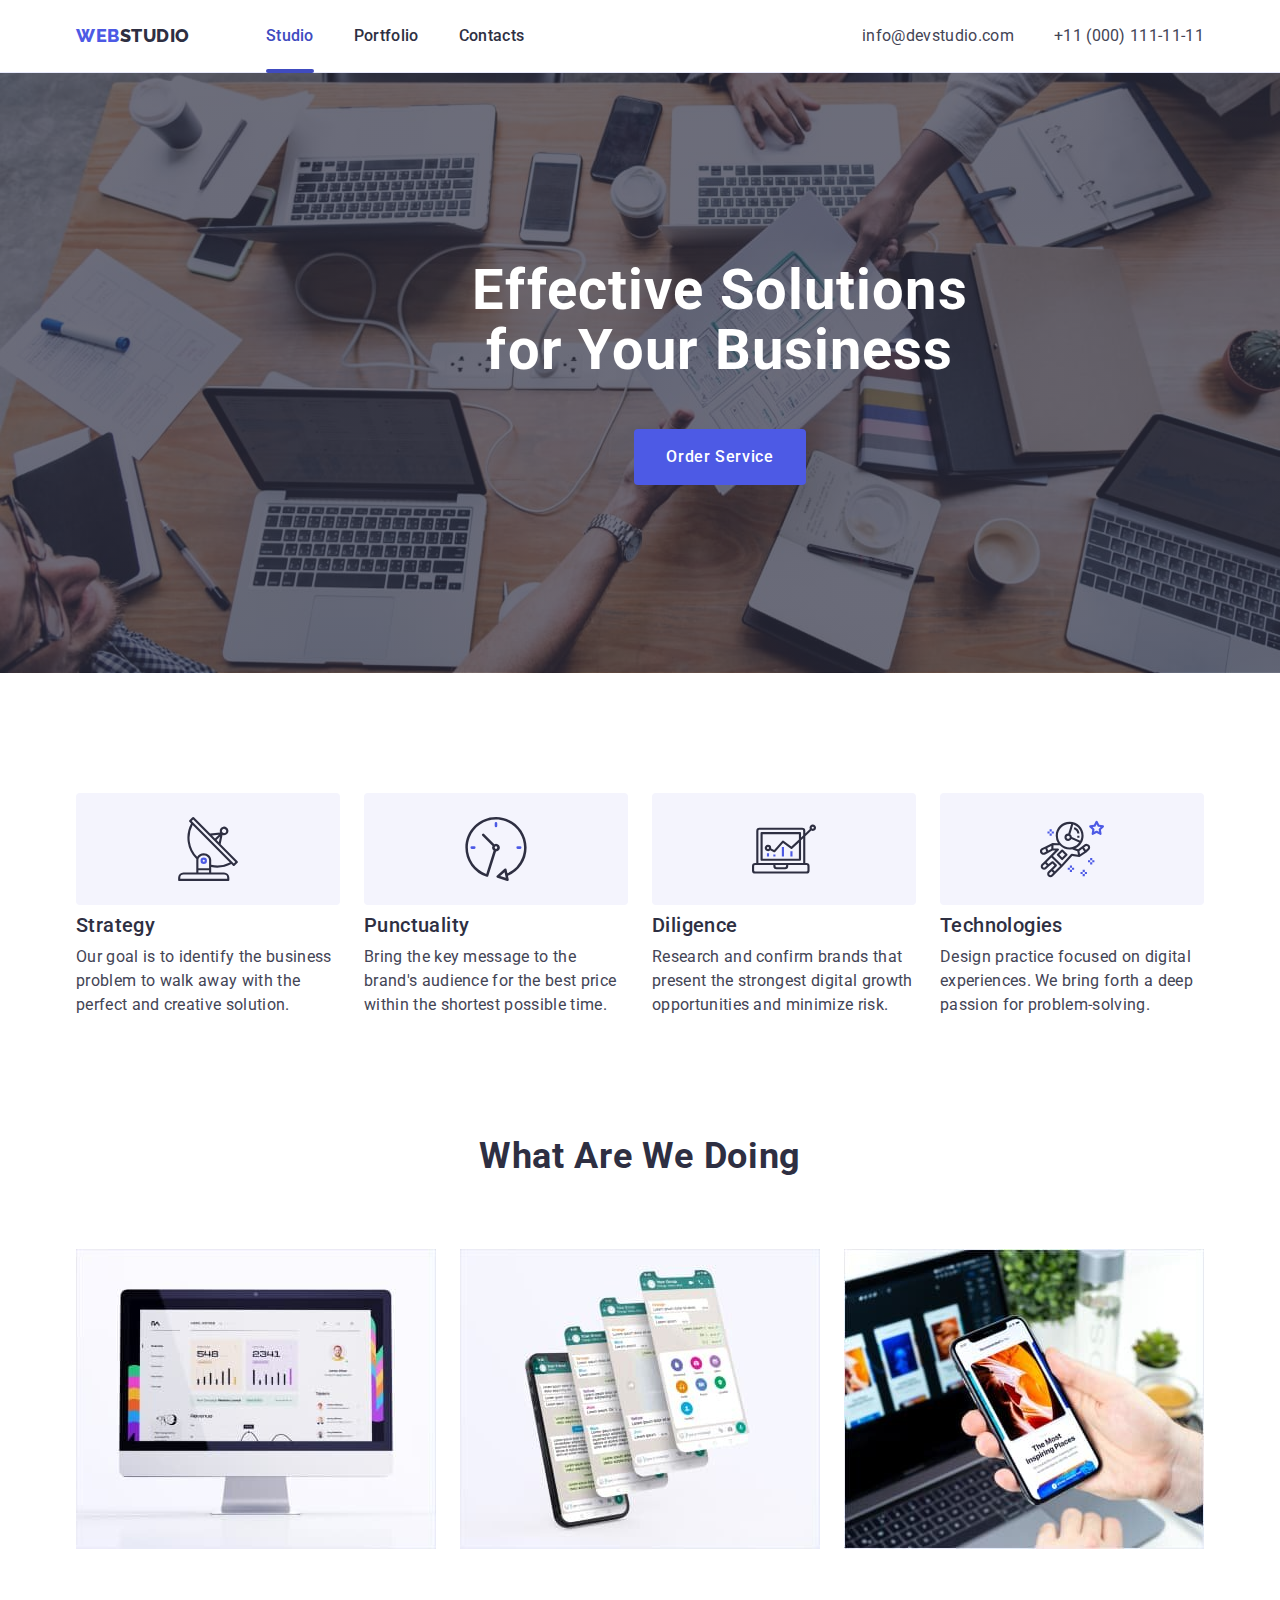
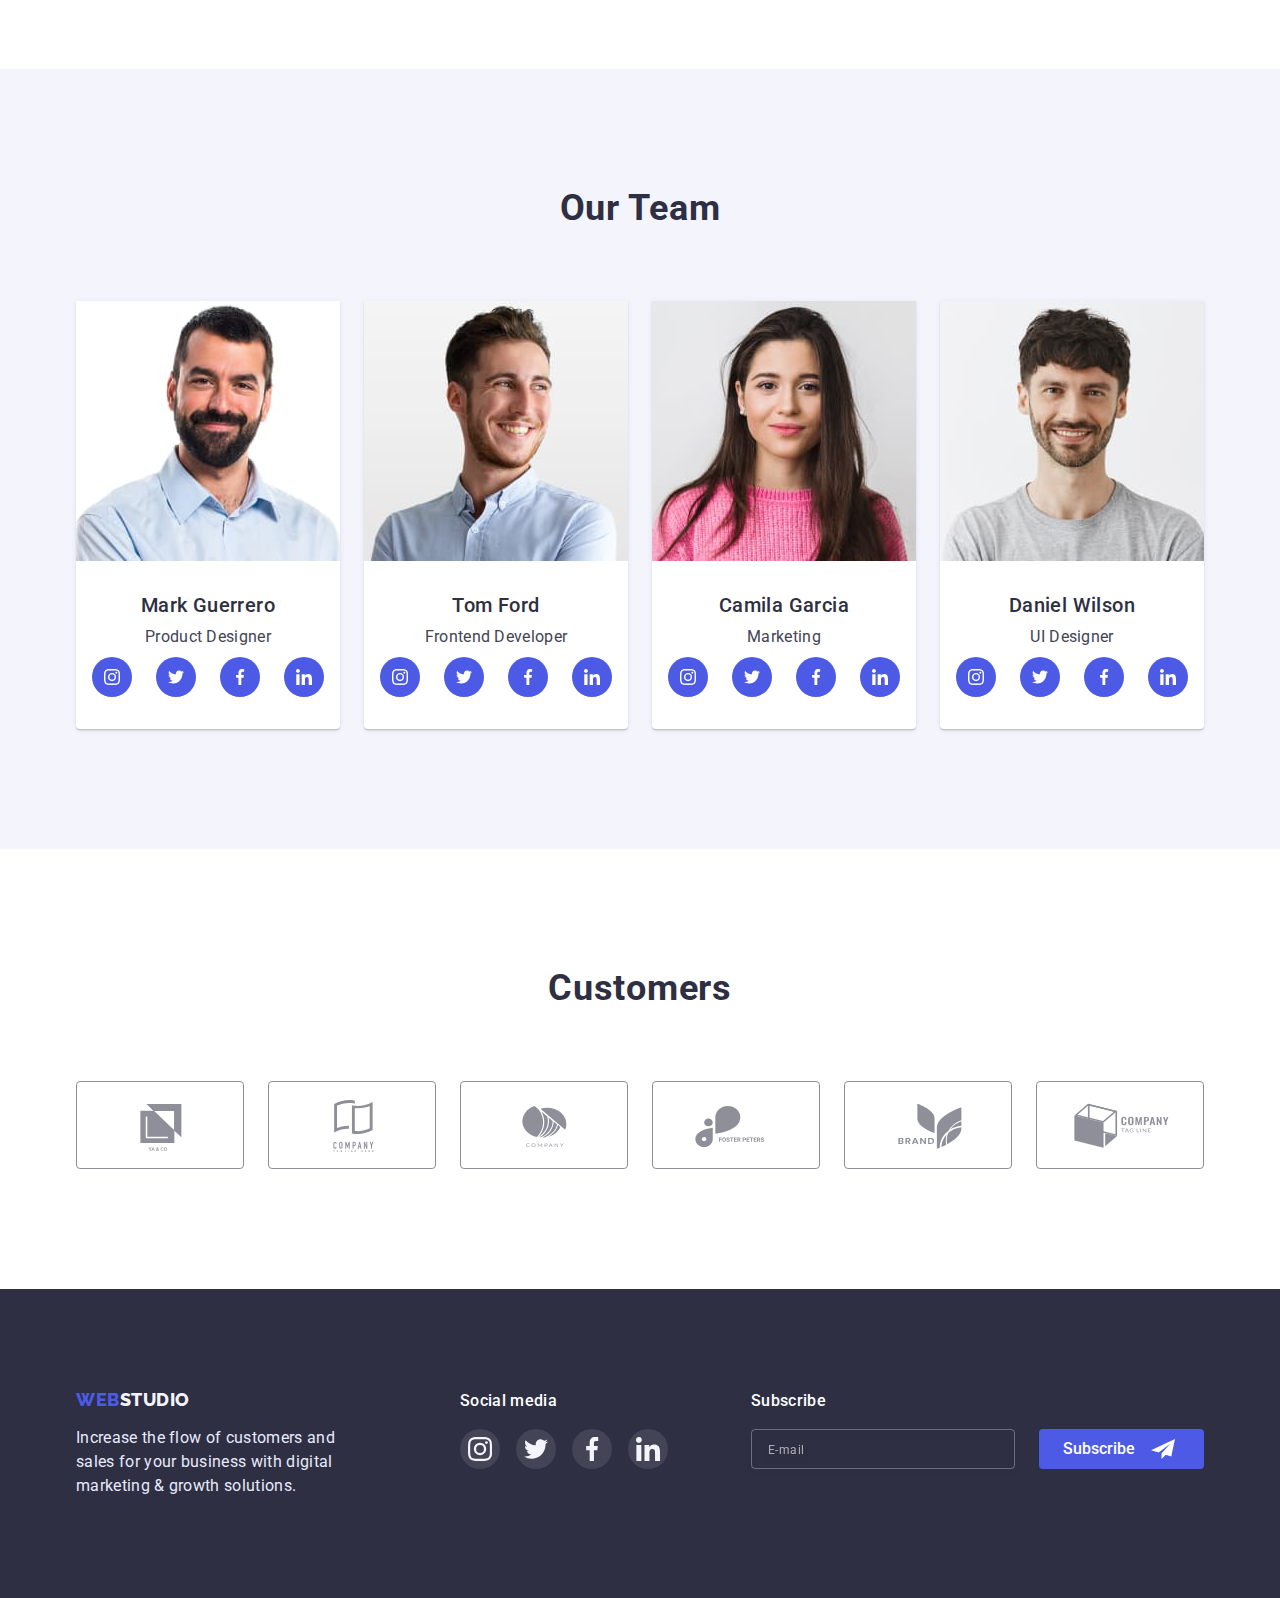
<file: index.html>
<!DOCTYPE html>
<html lang="en">

<head>
    <meta charset="UTF-8">
    <meta http-equiv="X-UA-Compatible" content="IE=edge">
    <meta name="viewport" content="width=device-width, initial-scale=1.0">
    <title>Webstudio</title>
    <link rel="stylesheet" href="https://cdn.jsdelivr.net/npm/modern-normalize@1.1.0/modern-normalize.min.css">
    <link rel="preconnect" href="https://fonts.googleapis.com">
    <link rel="preconnect" href="https://fonts.gstatic.com" crossorigin>
    <link href="https://fonts.googleapis.com/css2?family=Raleway:wght@800&family=Roboto:wght@400;500;700&display=swap"
        rel="stylesheet">
    <link rel="stylesheet" href="./css/styles.css">
</head>

<body>
    <!--Header-->
    <header class="header">
        <div class="container header-container">
            <nav class="nav-header">
                <a class="link logo" href="./index.html">Web<span class="logo-studio">Studio</span></a>
                <ul class="list nav">
                    <li class="nav-item"><a class="nav-link link current-studio" href="./index.html">Studio</a></li>
                    <li class="nav-item"><a class="nav-link link" href="./portfolio.html">Portfolio</a></li>
                    <li class="nav-item"><a class="nav-link link" href="">Contacts</a></li>
                </ul>
            </nav>
            <address class="contact">
                <ul class="contact-menu list">
                    <li class="contact-item"><a class="contact-link link"
                            href="mailto:info@devstudio.com">info@devstudio.com</a>
                    </li>
                    <li class="contact-item"><a class="contact-link link" href="tel:+110001111111">+11 (000)
                            111-11-11</a></li>
                </ul>
            </address>
        </div>
    </header>
    <!--Main content-->
    <main>
        <!--Hero-->
        <section class="hero">
            <div class="container">
                <h1 class="main-head">Effective Solutions for Your Business</h1>
                <button class="modal-btn" type="button" data-modal-open>Order Service</button>
            </div>
        </section>
        <!--About company-->
        <section class="section-about">
            <div class="container">
                <h2 class="section-title visually-hidden" hidden>About company</h2>
                <ul class="list-about list">
                    <li class="list-about-item">
                        <div class="about-icons">
                            <svg width="64" height="64">
                                <use href="./images/icons.svg#icon-antenna"></use>
                            </svg>
                        </div>
                        <h3 class="title-about-item">Strategy</h3>
                        <p class="text-about-item">Our goal is to identify the business
                                problem to walk away with the perfect and creative solution.</p>
                    </li>
                    <li class="list-about-item">
                        <div class="about-icons">
                            <svg width="64" height="64">
                                <use href="./images/icons.svg#icon-clock"></use>
                            </svg>
                        </div>
                        <h3 class="title-about-item">Punctuality</h3>
                        <p class="text-about-item">Bring the key message to the brand's audience for the best price
                            within the shortest
                            possible time.</p>
                    </li>
                    <li class="list-about-item">
                        <div class="about-icons">
                            <svg width="64" height="64">
                                <use href="./images/icons.svg#icon-diagram"></use>
                            </svg>
                        </div>
                        <h3 class="title-about-item">Diligence</h3>
                        <p class="text-about-item">Research and confirm brands that present the strongest digital growth
                            opportunities
                            and minimize risk.</p>
                    </li>
                    <li class="list-about-item">
                        <div class="about-icons">
                            <svg width="64" height="64">
                                <use href="./images/icons.svg#icon-astronaut"></use>
                            </svg>
                        </div>
                        <h3 class="title-about-item">Technologies</h3>
                        <p class="text-about-item">Design practice focused on digital experiences. We bring forth a deep
                            passion for
                            problem-solving.</p>
                    </li>
                </ul>
            </div>
        </section>
        <!--What are we doing-->
        <section class="section-preview preview-container">
            <div class="container">
                <h2 class="section-title">What are we doing</h2>
                <ul class="list-preview list">
                    <li class="preview-item"><img class="preview-img" src="./images/img1.jpg" alt="computer" width="360"
                            height="300"></li>
                    <li class="preview-item"><img class="preview-img" src="./images/img2.jpg" alt="phone screen"
                            width="360" height="300"></li>
                    <li class="preview-item"><img class="preview-img" src="./images/img3.jpg" alt="computer and phone"
                            width="360" height="300"></li>
                </ul>
            </div>
        </section>
        <!--Our Team-->
        <section class="team-section">
            <div class="container">
                <h2 class="section-title">Our Team</h2>
                <ul class="list-team list">
                    <li class="list-team-items"><img class="list-team-img" src="./images/markguerrero.jpg"
                            alt="Mark Guerrero" width="264">
                        <div class="sub-text-team">
                            <h3 class="subtitle-team">Mark Guerrero</h3>
                            <p class="text-team">Product Designer</p>
                            <ul class="soc-list-team list">
                                <li class="soc-list-item">
                                    <a class="soc-list-link link" href target="_blank" rel="noopener noreferrer nofollow">
                                        <svg width="16" height="16" class="soc-icon-team">
                                            <use href="./images/icons.svg#icon-instagram"></use>
                                        </svg>
                                    </a>
                                </li>
                                <li class="soc-list-item">
                                    <a class="soc-list-link link" href target="_blank" rel="noopener noreferrer nofollow">
                                        <svg width="16" height="16" class="soc-icon-team">
                                            <use href="./images/icons.svg#icon-twitter"></use>
                                        </svg>
                                    </a>
                                </li>
                                <li class="soc-list-item">
                                    <a class="soc-list-link link" href target="_blank" rel="noopener noreferrer nofollow">
                                        <svg width="16" height="16" class="soc-icon-team">
                                            <use href="./images/icons.svg#icon-facebook"></use>
                                        </svg>
                                    </a>
                                </li>
                                <li class="soc-list-item">
                                    <a class="soc-list-link link" href target="_blank" rel="noopener noreferrer nofollow">
                                        <svg width="16" height="16" class="soc-icon-team">
                                            <use href="./images/icons.svg#icon-linkedin"></use>
                                        </svg>
                                    </a>
                                </li>
                            </ul> 
                        </div>
                    </li>
                    <li class="list-team-items"><img class="list-team-img" src="./images/tomford.jpg" alt="Tom Ford"
                            width="264">
                        <div class="sub-text-team">
                            <h3 class="subtitle-team">Tom Ford</h3>
                            <p class="text-team">Frontend Developer</p>
                            <ul class="soc-list-team list">
                                <li class="soc-list-item">
                                    <a class="soc-list-link link" href target="_blank" rel="noopener noreferrer nofollow">
                                        <svg width="16" height="16" class="soc-icon-team">
                                            <use href="./images/icons.svg#icon-instagram"></use>
                                        </svg>
                                    </a>
                                </li>
                                <li class="soc-list-item">
                                    <a class="soc-list-link link" href target="_blank" rel="noopener noreferrer nofollow">
                                        <svg width="16" height="16" class="soc-icon-team">
                                            <use href="./images/icons.svg#icon-twitter"></use>
                                        </svg>
                                    </a>
                                </li>
                                <li class="soc-list-item">
                                    <a class="soc-list-link link" href target="_blank" rel="noopener noreferrer nofollow">
                                        <svg width="16" height="16" class="soc-icon-team">
                                            <use href="./images/icons.svg#icon-facebook"></use>
                                        </svg>
                                    </a>
                                </li>
                                <li class="soc-list-item">
                                    <a class="soc-list-link link" href target="_blank" rel="noopener noreferrer nofollow">
                                        <svg width="16" height="16" class="soc-icon-team">
                                            <use href="./images/icons.svg#icon-linkedin"></use>
                                        </svg>
                                    </a>
                                </li>
                            </ul>
                        </div>
                    </li>
                    <li class="list-team-items"><img class="list-team-img" src="./images/camilagarcia.jpg"
                            alt="Camila Garcia" width="264">
                        <div class="sub-text-team">
                            <h3 class="subtitle-team">Camila Garcia</h3>
                            <p class="text-team">Marketing</p>
                            <ul class="soc-list-team list">
                                <li class="soc-list-item">
                                    <a class="soc-list-link link" href target="_blank" rel="noopener noreferrer nofollow">
                                        <svg width="16" height="16" class="soc-icon-team">
                                            <use href="./images/icons.svg#icon-instagram"></use>
                                        </svg>
                                    </a>
                                </li>
                                <li class="soc-list-item">
                                    <a class="soc-list-link link" href target="_blank" rel="noopener noreferrer nofollow">
                                        <svg width="16" height="16" class="soc-icon-team">
                                            <use href="./images/icons.svg#icon-twitter"></use>
                                        </svg>
                                    </a>
                                </li>
                                <li class="soc-list-item">
                                    <a class="soc-list-link link" href target="_blank" rel="noopener noreferrer nofollow">
                                        <svg width="16" height="16" class="soc-icon-team">
                                            <use href="./images/icons.svg#icon-facebook"></use>
                                        </svg>
                                    </a>
                                </li>
                                <li class="soc-list-item">
                                    <a class="soc-list-link link" href target="_blank" rel="noopener noreferrer nofollow">
                                        <svg width="16" height="16" class="soc-icon-team">
                                            <use href="./images/icons.svg#icon-linkedin"></use>
                                        </svg>
                                    </a>
                                </li>
                            </ul>
                        </div>
                    </li>
                    <li class="list-team-items"><img class="list-team-img" src="./images/danielwilson.jpg"
                            alt="Daniel Wilson" width="264">
                        <div class="sub-text-team">
                            <h3 class="subtitle-team">Daniel Wilson</h3>
                            <p class="text-team">UI Designer</p>
                            <ul class="soc-list-team list">
                                <li class="soc-list-item">
                                    <a class="soc-list-link link" href target="_blank" rel="noopener noreferrer nofollow">
                                        <svg width="16" height="16" class="soc-icon-team">
                                            <use href="./images/icons.svg#icon-instagram"></use>
                                        </svg>
                                    </a>
                                </li>
                                <li class="soc-list-item">
                                    <a class="soc-list-link link" href target="_blank" rel="noopener noreferrer nofollow">
                                        <svg width="16" height="16" class="soc-icon-team">
                                            <use href="./images/icons.svg#icon-twitter"></use>
                                        </svg>
                                    </a>
                                </li>
                                <li class="soc-list-item">
                                    <a class="soc-list-link link" href target="_blank" rel="noopener noreferrer nofollow">
                                        <svg width="16" height="16" class="soc-icon-team">
                                            <use href="./images/icons.svg#icon-facebook"></use>
                                        </svg>
                                    </a>
                                </li>
                                <li class="soc-list-item">
                                    <a class="soc-list-link link" href target="_blank" rel="noopener noreferrer nofollow">
                                        <svg width="16" height="16" class="soc-icon-team">
                                            <use href="./images/icons.svg#icon-linkedin"></use>
                                        </svg>
                                    </a>
                                </li>
                            </ul>
                        </div>
                    </li>
                </ul>
            </div>
        </section>
        <!-- Customers -->
        <section class="section-customers">
            <div class="container">
                <h2 class="section-title">Customers</h2>
                <ul class="customers-list list">
                    <li class="customers-list-item">
                        <a class="customers-list-link link" href target="_blank" rel="noopener noreferrer nofollow">
                            <svg class="customers-list-icon" width="41" height="47">
                                <use href="./images/icons.svg#icon-custom1"></use>
                            </svg>
                        </a>
                        
                    </li>
                    <li class="customers-list-item">
                        <a class="customers-list-link link" href target="_blank" rel="noopener noreferrer nofollow">
                            <svg class="customers-list-icon" width="40" height="52">
                                <use href="./images/icons.svg#icon-custom2"></use>
                            </svg>
                        </a>
                    </li>
                    <li class="customers-list-item">
                        <a class="customers-list-link link" href target="_blank" rel="noopener noreferrer nofollow">
                            <svg class="customers-list-icon" width="44" height="41">
                                <use href="./images/icons.svg#icon-custom3"></use>
                            </svg>
                        </a>
                    </li>
                    <li class="customers-list-item">
                        <a class="customers-list-link link" href target="_blank" rel="noopener noreferrer nofollow">
                            <svg class="customers-list-icon" width="84" height="41">
                                <use href="./images/icons.svg#icon-custom4"></use>
                            </svg>
                        </a>
                    </li>
                    <li class="customers-list-item">
                        <a class="customers-list-link link" href target="_blank" rel="noopener noreferrer nofollow">
                            <svg class="customers-list-icon" width="63" height="45">
                                <use href="./images/icons.svg#icon-custom5"></use>
                            </svg>
                        </a>
                    </li>
                    <li class="customers-list-item">
                        <a class="customers-list-link link" href target="_blank" rel="noopener noreferrer nofollow">
                            <svg class="customers-list-icon" width="94" height="44">
                                <use href="./images/icons.svg#icon-custom6"></use>
                            </svg>
                        </a>
                    </li>
                </ul>
            </div>
        </section>
    </main>
    <!--Footer-->
    <footer class="footer">
        <div class="container container-soc-media-fotter">
            <div class="text-footer-div">
                <a class="link logo" href="./index.html">Web<span class="logo-footer">Studio</span></a>
                <p class="text-footer">Increase the flow of customers and sales for your business with digital marketing
                    & growth solutions.</p>
            </div>
            <div class="soc-media-div">
                <p class="soc-subtitle">Social media</p>
                <ul class="soc-madia-list list">
                    <li class="soc-media-item">
                        <a class="soc-media-link link" href target="_blank" rel="noopener noreferrer nofollow">
                            <svg class="soc-media-icon" width="24" height="24">
                                <use href="./images/icons.svg#icon-instagram"></use>
                            </svg>
                        </a>
                    </li>
                    <li class="soc-media-item">
                        <a class="soc-media-link link" href target="_blank" rel="noopener noreferrer nofollow">
                            <svg class="soc-media-icon" width="24" height="24">
                                <use href="./images/icons.svg#icon-twitter"></use>
                            </svg>
                        </a>
                    </li>
                    <li class="soc-media-item">
                        <a class="soc-media-link link" href target="_blank" rel="noopener noreferrer nofollow">
                            <svg class="soc-media-icon" width="24" height="24">
                                <use href="./images/icons.svg#icon-facebook"></use>
                            </svg>
                        </a>
                    </li>
                    <li class="soc-media-item">
                        <a class="soc-media-link link" href target="_blank" rel="noopener noreferrer nofollow">
                            <svg class="soc-media-icon" width="24" height="24">
                                <use href="./images/icons.svg#icon-linkedin"></use>
                            </svg>
                        </a>
                    </li>
                </ul>
            </div>
            <div class="footer-form-div">
                <p class="footer-form-title">Subscribe</p>
                <form class="footer-form">
                        <input type="email" class="footer-input" placeholder="E-mail" name="user-email">
                        <button class="footer-send-btn" type="submit">Subscribe
                            <svg class="footer-input-icon" width="24" height="24">
                                <use href="./images/icons.svg#icon-subscribe"></use>
                            </svg>
                        </button>
            </div>
        </div>
        </form>
    </footer>

    <div class="backdrop is-hidden" data-modal>
        <div class="modal">
            <button class="modal-close-btn" type="button" data-modal-close>
                <svg class="icon-modal-close" width="8" height="8">
                    <use href="./images/icons.svg#icon-modal_close"></use>
                </svg>
            </button>
            <p class="modal-title">Leave your contacts and we will call you back</p>
            <form class="modal-form">
                <div class="modal-field">
                    <label class="modal-label-text" for="user-name">Name</label>
                    <div class="input-wrap"> 
                        <input type="text" id="user-name" class="modal-input" placeholder="" name="user-name" required minlength="2">
                        <svg class="modal-input-icon" width="22" height="24">
                            <use href="./images/icons.svg#icon-person"></use>
                        </svg>
                    </div>
                </div>
                <div class="modal-field">
                    <label class="modal-label-text" for="user-phone">Phone</label>
                    <div class="input-wrap">
                        <input type="tel" id="user-phone" class="modal-input" placeholder="" name="user-phone" required>
                        <svg class="modal-input-icon" width="18" height="24">
                            <use href="./images/icons.svg#icon-phone"></use>
                        </svg>
                    </div>
                </div>
                <div class="modal-field">
                    <label class="modal-label-text" for="user-email">Email</label>
                    <div class="input-wrap">
                        <input type="email" id="user-email" class="modal-input" placeholder="" name="user-email">
                        <svg class="modal-input-icon" width="18" height="24">
                            <use href="./images/icons.svg#icon-email"></use>
                        </svg>
                    </div>
                </div>
                <div class="modal-field">
                    <label class="modal-label-text" for="user-comment">Comment</label>
                    <textarea class="modal-comment-text" id="user-comment" placeholder="Text input" name="user-comment"></textarea>
                </div>
                <div class="modal-field">
                    <input class="modal-check visually-hidden" type="checkbox" id="privacy" name="user-privacy" value="true">
                    <label class="check-text" for="privacy" required>
                        <span>
                            <svg class="check-icon" width="10" height="8">
                                <use href="./images/icons.svg#icon-check"></use>
                            </svg>
                        </span> 
                        I accept the terms and conditions of the <a class="check-link link" href="">Privacy Policy</a></label>
                </div>
                <button class="modal-send-btn" type="submit">Send</button>
            </form>
        </div>
    </div>

    <script src="./js/modal.js"></script>
</body>

</html>
</file>
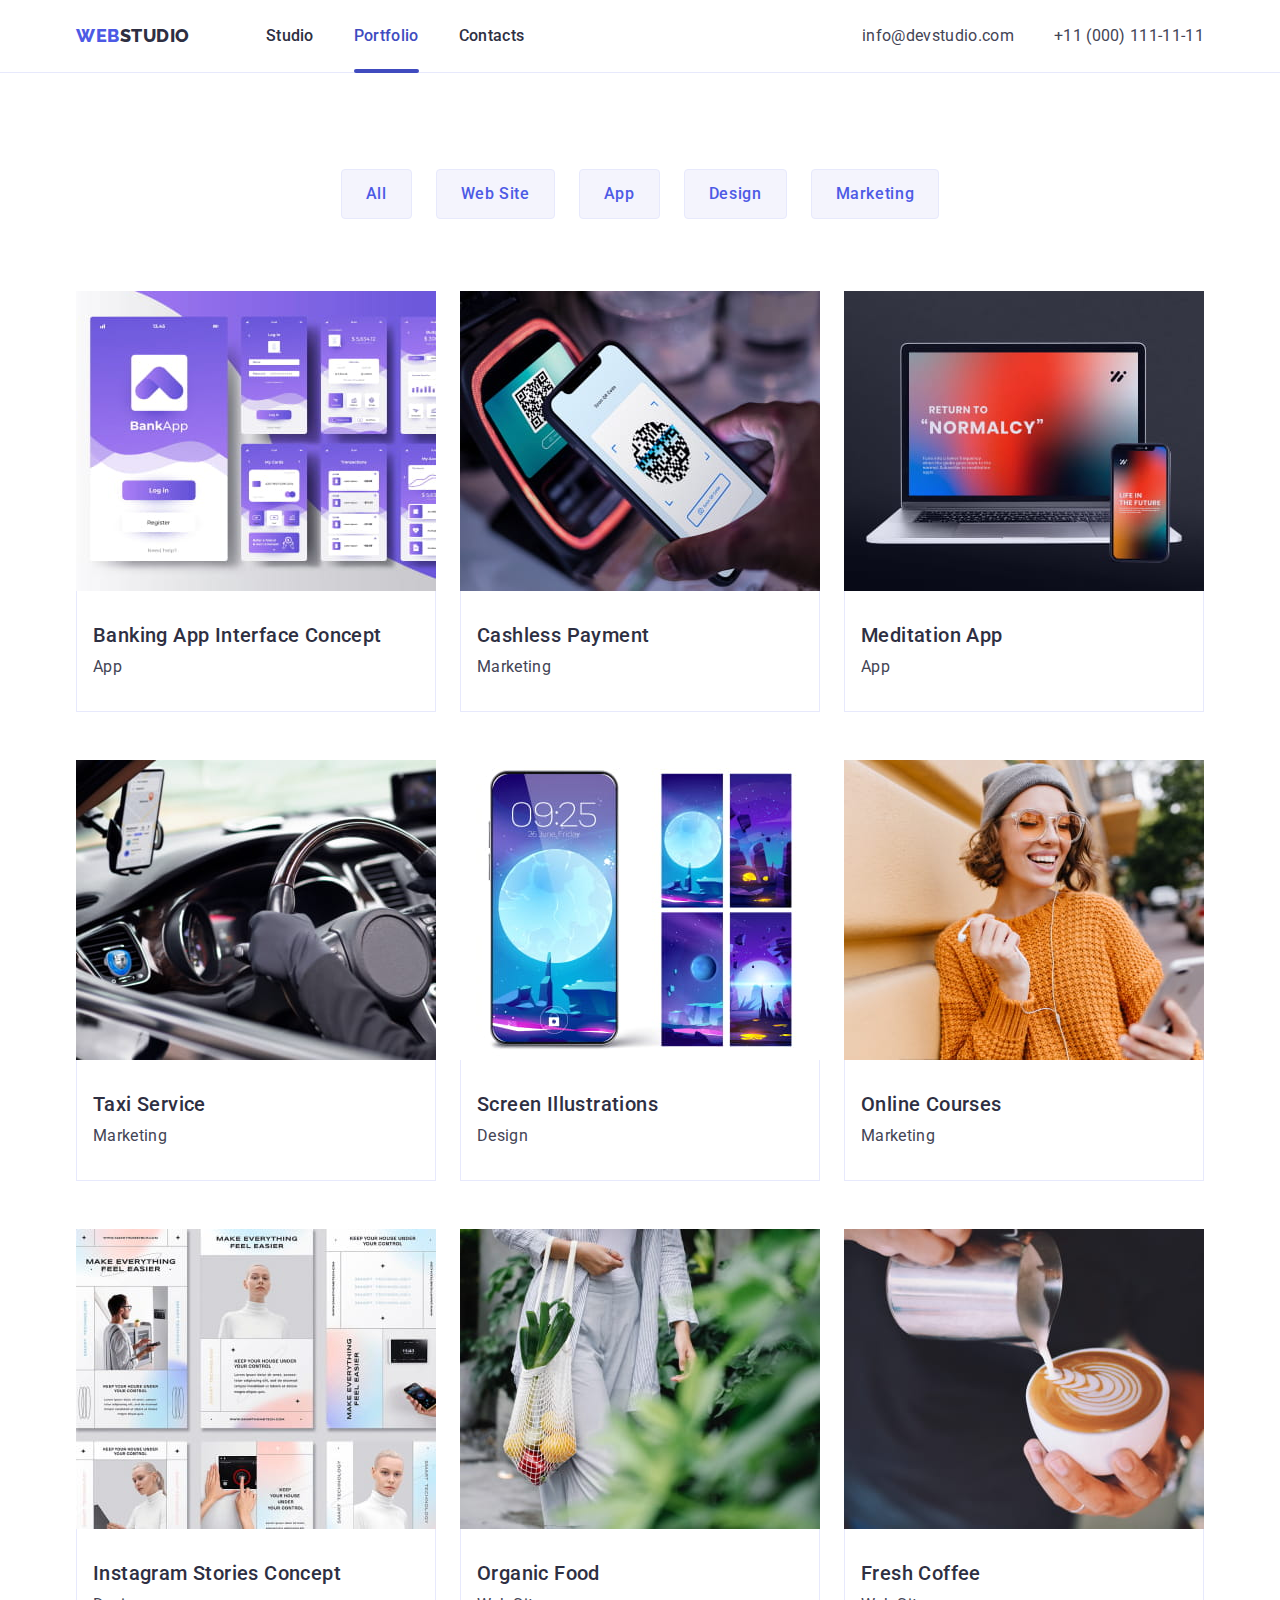
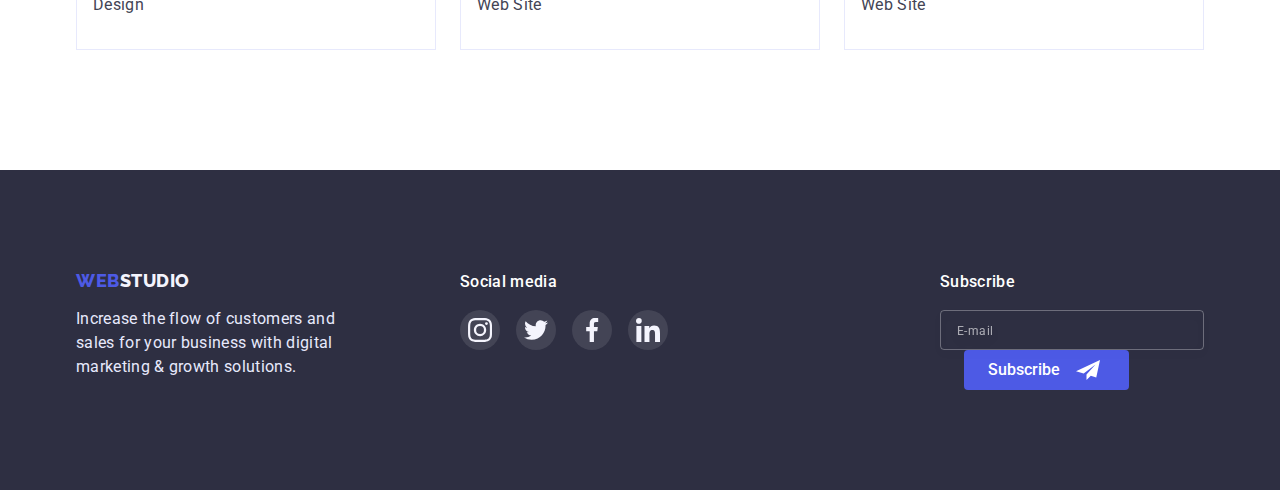
<file: portfolio.html>
<!DOCTYPE html>
<html lang="en">

<head>
    <meta charset="UTF-8">
    <meta http-equiv="X-UA-Compatible" content="IE=edge">
    <meta name="viewport" content="width=device-width, initial-scale=1.0">
    <title>Webstudio</title>
    <link rel="stylesheet" href="https://cdn.jsdelivr.net/npm/modern-normalize@1.1.0/modern-normalize.min.css">
    <link rel="preconnect" href="https://fonts.googleapis.com">
    <link rel="preconnect" href="https://fonts.gstatic.com" crossorigin>
    <link href="https://fonts.googleapis.com/css2?family=Raleway:wght@800&family=Roboto:wght@400;500;700&display=swap"
        rel="stylesheet">
    <link rel="stylesheet" href="./css/styles.css">
</head>

<body>
    <!--Header-->
    <header class="header">
        <div class="container header-container">
            <nav class="nav-header">
                <a class="link logo" href="./index.html">Web<span class="logo-studio">Studio</span></a>
                <ul class="list nav">
                    <li class="nav-item"><a class="nav-link link" href="./index.html">Studio</a></li>
                    <li class="nav-item"><a class="nav-link link current-portfolio" href="./portfolio.html">Portfolio</a></li>
                    <li class="nav-item"><a class="nav-link link" href="">Contacts</a></li>
                </ul>
            </nav>
            <address class="contact">
                <ul class="contact-menu list">
                    <li class="contact-item"><a class="contact-link link"
                            href="mailto:info@devstudio.com">info@devstudio.com</a>
                    </li>
                    <li class="contact-item"><a class="contact-link link" href="tel:+110001111111">+11 (000)
                            111-11-11</a></li>
                </ul>
            </address>
        </div>
    </header>
    <!--Main content-->
    <main>
        <!--Portfolio list-->
        <section class="portfolio-section">
            <div class="container">
                <h1 class="visually-hidden" hidden>Portfolio list</h1>
                <ul class="menu-list-portfolio list">
                    <li class="menu-item-portfolio"><button class="menu-btn-portfolio link" type="button">All</button>
                    </li>
                    <li class="menu-item-portfolio"><button class="menu-btn-portfolio link" type="button">Web
                            Site</button></li>
                    <li class="menu-item-portfolio"><button class="menu-btn-portfolio link" type="button">App</button>
                    </li>
                    <li class="menu-item-portfolio"><button class="menu-btn-portfolio link"
                            type="button">Design</button></li>
                    <li class="menu-item-portfolio"><button class="menu-btn-portfolio link"
                            type="button">Marketing</button></li>
                </ul>
                <ul class="list-portfolio list">
                    <li class="list-portfolio-item">
                        <a class="list-portfolio-link link" href="">
                            <div class="overlay-wrapper">
                                <img src="./images/portfolio1.jpg" alt="screen app" width="360">
                                <p class="overlay">14 Stylish and User-Friendly App Design Concepts · Task Manager App · Calorie Tracker App · Exotic
                                    Fruit Ecommerce App ·
                                    Cloud Storage App</p>
                            </div>
                            <div class="portfolio-card-text">
                                <h2 class="title-list-portfolio">Banking App Interface Concept</h2>
                                <p class="text-list-portfolio">App</p>
                            </div>
                        </a>
                    </li>
                    <li class="list-portfolio-item">
                        <a class="list-portfolio-link link" href="">
                            <div class="overlay-wrapper">
                                <img src="./images/portfolio2.jpg" alt="phone" width="360">
                                <p class="overlay">14 Stylish and User-Friendly App Design Concepts · Task Manager App · Calorie Tracker App · Exotic
                                    Fruit Ecommerce App ·
                                    Cloud Storage App</p>
                            </div>
                            <div class="portfolio-card-text">
                                <h2 class="title-list-portfolio">Cashless Payment</h2>
                                <p class="text-list-portfolio">Marketing</p>
                            </div>
                        </a>
                    </li>
                    <li class="list-portfolio-item">
                        <a class="list-portfolio-link link" href="">
                            <div class="overlay-wrapper">
                                <img src="./images/portfolio3.jpg" alt="laptop and phone" width="360">
                                <p class="overlay">14 Stylish and User-Friendly App Design Concepts · Task Manager App · Calorie Tracker App · Exotic
                                    Fruit Ecommerce App ·
                                    Cloud Storage App</p>
                            </div>
                            <div class="portfolio-card-text">
                                <h2 class="title-list-portfolio">Meditation App</h2>
                                <p class="text-list-portfolio">App</p>
                            </div>
                        </a>
                    </li>
                    <li class="list-portfolio-item">
                        <a class="list-portfolio-link link" href="">
                            <div class="overlay-wrapper">
                                <img src="./images/portfolio4.jpg" alt="car" width="360">
                                <p class="overlay">14 Stylish and User-Friendly App Design Concepts · Task Manager App · Calorie Tracker App · Exotic
                                    Fruit Ecommerce App ·
                                    Cloud Storage App</p>
                            </div>
                            <div class="portfolio-card-text">
                                <h2 class="title-list-portfolio">Taxi Service</h2>
                                <p class="text-list-portfolio">Marketing</p>
                            </div>
                        </a>
                    </li>
                    <li class="list-portfolio-item">
                        <a class="list-portfolio-link link" href="">
                            <div class="overlay-wrapper">
                                <img src="./images/portfolio5.jpg" alt="phone screen" width="360">
                                <p class="overlay">14 Stylish and User-Friendly App Design Concepts · Task Manager App · Calorie Tracker App · Exotic
                                    Fruit Ecommerce App ·
                                    Cloud Storage App</p>
                            </div>
                            <div class="portfolio-card-text">
                                <h2 class="title-list-portfolio">Screen Illustrations</h2>
                                <p class="text-list-portfolio">Design</p>
                            </div>
                        </a>
                    </li>
                    <li class="list-portfolio-item">
                        <a class="list-portfolio-link link" href="">
                            <div class="overlay-wrapper">
                                <img src="./images/portfolio6.jpg" alt="woman with phone" width="360">
                                <p class="overlay">14 Stylish and User-Friendly App Design Concepts · Task Manager App · Calorie Tracker App · Exotic
                                    Fruit Ecommerce App ·
                                    Cloud Storage App</p>
                            </div>
                            <div class="portfolio-card-text">
                                <h2 class="title-list-portfolio">Online Courses</h2>
                                <p class="text-list-portfolio">Marketing</p>
                            </div>
                        </a>
                    </li>
                    <li class="list-portfolio-item">
                        <a class="list-portfolio-link link" href="">
                            <div class="overlay-wrapper">
                                <img src="./images/portfolio7.jpg" alt="examples of layouts" width="360">
                                <p class="overlay">14 Stylish and User-Friendly App Design Concepts · Task Manager App · Calorie Tracker App · Exotic
                                    Fruit Ecommerce App ·
                                    Cloud Storage App</p>
                            </div>
                            <div class="portfolio-card-text">
                                <h2 class="title-list-portfolio">Instagram Stories Concept</h2>
                                <p class="text-list-portfolio">Design</p>
                            </div>
                        </a>
                    </li>
                    <li class="list-portfolio-item">
                        <a class="list-portfolio-link link" href="">
                            <div class="overlay-wrapper">
                                <img src="./images/portfolio8.jpg" alt="woman with food" width="360">
                                <p class="overlay">14 Stylish and User-Friendly App Design Concepts · Task Manager App · Calorie Tracker App · Exotic
                                    Fruit Ecommerce App ·
                                    Cloud Storage App</p>
                            </div>
                            <div class="portfolio-card-text">
                                <h2 class="title-list-portfolio">Organic Food</h2>
                                <p class="text-list-portfolio">Web Site</p>
                            </div>
                        </a>
                    </li>
                    <li class="list-portfolio-item">
                        <a class="list-portfolio-link link" href="">
                            <div class="overlay-wrapper">
                                <img src="./images/portfolio9.jpg" alt="a cup of coffee" width="360">
                                <p class="overlay">14 Stylish and User-Friendly App Design Concepts · Task Manager App · Calorie Tracker App · Exotic
                                    Fruit Ecommerce App ·
                                    Cloud Storage App</p>
                            </div>
                            <div class="portfolio-card-text">
                                <h2 class="title-list-portfolio">Fresh Coffee</h2>
                                <p class="text-list-portfolio">Web Site</p>
                            </div>
                        </a>
                    </li>
                </ul>
            </div>
        </section>
    </main>
    <!--Footer-->
    <footer class="footer">
        <div class="container container-soc-media-fotter">
            <div class="text-footer-div">
                <a class="link logo" href="./index.html">Web<span class="logo-footer">Studio</span></a>
                <p class="text-footer">Increase the flow of customers and sales for your business with digital marketing
                    & growth solutions.</p>
            </div>
            <div class="soc-media-div">
                <p class="soc-subtitle">Social media</p>
                <ul class="soc-madia-list list">
                    <li class="soc-media-item">
                        <a class="soc-media-link link" href target="_blank" rel="noopener noreferrer nofollow">
                            <svg class="soc-media-icon" width="24" height="24">
                                <use href="./images/icons.svg#icon-instagram"></use>
                            </svg>
                        </a>
                    </li>
                    <li class="soc-media-item">
                        <a class="soc-media-link link" href target="_blank" rel="noopener noreferrer nofollow">
                            <svg class="soc-media-icon" width="24" height="24">
                                <use href="./images/icons.svg#icon-twitter"></use>
                            </svg>
                        </a>
                    </li>
                    <li class="soc-media-item">
                        <a class="soc-media-link link" href target="_blank" rel="noopener noreferrer nofollow">
                            <svg class="soc-media-icon" width="24" height="24">
                                <use href="./images/icons.svg#icon-facebook"></use>
                            </svg>
                        </a>
                    </li>
                    <li class="soc-media-item">
                        <a class="soc-media-link link" href target="_blank" rel="noopener noreferrer nofollow">
                            <svg class="soc-media-icon" width="24" height="24">
                                <use href="./images/icons.svg#icon-linkedin"></use>
                            </svg>
                        </a>
                    </li>
                </ul>
            </div>
            <div class="footer-form-div">
                <p class="footer-form-title">Subscribe</p>
                <form class="footer-form">
                    <div class="footer-field">
                        <input type="email" class="footer-input" placeholder="E-mail" name="user-email">
                        <button class="footer-send-btn" type="submit">Subscribe
                            <svg class="footer-input-icon" width="24" height="24">
                                <use href="./images/icons.svg#icon-subscribe"></use>
                            </svg>
                        </button>
                    </div>
            </div>
    
        </div>
        </form>
    </footer>
</body>

</html>
</file>
<file: css/styles.css>
:root {
    --primary-font: 'Roboto', sans-serif;
    --secondary-font: 'Raleway', sans-serif;
    --accent-color: #404BBF;
    --primary-text-color: #434455;
    --logo-color-first: #4d5ae5;
    --logo-color-second: #2E2F42;
    --text-footer: #E7E9FC;
    --color-studiofooter-btnprof: #F4F4FD;
    --color-white-text: #FFFFFF;
    --card-gap: 24px;
    --color-grad: linear-gradient(rgba(46, 47, 66, 0.7), rgba(46, 47, 66, 0.7));
    --color-icon: #8E8F99;
    --transition-duration: 250ms;
    --transition-funct: cubic-bezier(0.4, 0, 0.2, 1);
    

}

.list {
    list-style: none;
}

.link {
    text-decoration: none;
}

body {
    font-family: var(--primary-font);
    color: var(--primary-text-color);
}

h1,
h2,
h3,
p,
ul {
    margin-top: 0;
    margin-bottom: 0;
}

ul,
ol {
    margin-top: 0;
    margin-bottom: 0;
    padding-left: 0;
}

img {
    display: block;
    max-width: 100%;
}

.container {
    width: 1158px;
    padding-left: 15px;
    padding-right: 15px;
    margin-left: auto;
    margin-right: auto;

}

/*--------------------------------Header--------------------------------*/

.header {
    display: flex;
    align-items: center;
    border-bottom: 1px solid #E7E9FC;
}

.logo {
    font-family: var(--secondary-font);
    font-weight: 800;
    font-size: 18px;
    line-height: 1.17;
    letter-spacing: 0.03em;
    text-transform: uppercase;
    color: var(--logo-color-first);

    margin-right: 76px;
}

.logo-studio {
    color: var(--logo-color-second);
}

.nav-item {

}

.nav-link {
    font-weight: 500;
    font-size: 16px;
    line-height: 1.5;
    letter-spacing: 0.02em;
    color: var(--logo-color-second);
    position: relative;

    transition: color var(--transition-duration) var(--transition-funct);
}

.current-studio {
    color: var(--accent-color);
}

.current-portfolio {
    color: var(--accent-color);
}

.current-studio::after {
    content: '';
    width: 100%;
    height: 4px;
    background-color: var(--accent-color);
    border-radius: 2px;
    display: inline-block;
    position: absolute;
    top: 43px;
    left: 0px;

}

.current-portfolio::after {
    content: '';
    width: 100%;
    height: 4px;
    background-color: var(--accent-color);
    border-radius: 2px;
    display: inline-block;
    position: absolute;
    top: 43px;
    left: 0px;
}

.nav {
    display: flex;
    gap: 40px;
}

.nav-link:hover,
.nav-link:focus {
    color: var(--accent-color);
}

.nav-header {
    display: flex;
    align-items: center;
    margin-right: auto;
}

.contact {
    font-style: normal;
}

.header-container {
    display: flex;
    padding-top: 24px;
    padding-bottom: 24px;
}

.contact-link {
    font-weight: 400;
    font-size: 16px;
    line-height: 1.5;
    letter-spacing: 0.02em;
    color: var(--primary-text-color);

    transition: color var(--transition-duration) var(--transition-funct);
}

.contact-menu {
    display: flex;
    gap: 40px;
}

.contact-link:hover,
.contact-link:focus {
    color: var(--accent-color);
}

/*--------------------------------Hero--------------------------------*/

.hero {
    background-color: var(--logo-color-second);
    background-image: var(--color-grad), url(../images/people-office1.jpg);
    background-repeat: no-repeat;
    background-position: center;
    background-size: cover;

    padding-top: 188px;
    padding-bottom: 188px;

    text-align: center;

    width: 1440px;
    margin-right: auto;
    margin-left: auto;
}


.main-head {
    font-weight: 700;
    font-size: 56px;
    line-height: 1.07;
    text-align: center;
    letter-spacing: 0.02em;
    color: var(--color-white-text);

    width: 496px;
    margin-left: auto;
    margin-right: auto;
}

.modal-btn {
    font-family: var(--primary-font);
    font-weight: 500;
    font-size: 16px;
    line-height: 1.5;
    letter-spacing: 0.04em;
    cursor: pointer;
    background: var(--logo-color-first);
    color: var(--color-white-text);

    padding: 16px 32px;
    margin-top: 48px;
    border: none;
    border-radius: 4px;
    transition: background-color var(--transition-duration) var(--transition-funct);
}

.modal-btn:hover,
.modal-btn:focus {
    background-color: var(--accent-color);
}

/*--------------------------------About company--------------------------------*/

.section-about {
    padding-top: 120px;
    padding-bottom: 120px;
}


.list-about {
    display: flex;
    gap: var(--card-gap);
}

.list-about-item {
    flex-basis: calc((100% - 3 * 24px) / 4);
}

.about-icons {
    height: 112px;

    background: var(--color-studiofooter-btnprof);
    border-radius: 4px;

    display: flex;
    justify-content: center;
    align-items: center;
    margin-bottom: 8px;
}

.title-about-item {
    font-weight: 500;
    font-size: 20px;
    line-height: 1.2;
    letter-spacing: 0.02em;
    color: var(--logo-color-second);

    margin-bottom: 8px;
}

.text-about-item {
    font-weight: 400;
    font-size: 16px;
    line-height: 1.5;
    letter-spacing: 0.02em;
    color: var(--primary-text-color);
}

.visually-hidden {
    position: absolute;
    width: 1px;
    height: 1px;
    margin: -1px;
    border: 0;
    padding: 0;
    white-space: nowrap;
    clip-path: inset(100%);
    clip: rect(0 0 0 0);
    overflow: hidden;
}

/*--------------------------------What are we doing--------------------------------*/

.preview-container {
    padding-bottom: 120px;
    
}

.list-preview {
    display: flex;
    gap: var(--card-gap);
    flex-basis: calc((100% - 48px) / 3);
    margin-top: 72px;
}

.section-title {
    font-weight: 700;
    font-size: 36px;
    line-height: 1.11;
    text-align: center;
    letter-spacing: 0.02em;
    text-transform: capitalize;
    color: var(--logo-color-second);
}

/*--------------------------------Our Team--------------------------------*/

.team-section {
    background-color: var(--color-studiofooter-btnprof);
    padding-top: 120px;
    padding-bottom: 120px;
}

.sub-text-team {
    padding: 32px 0px;
}

.list-team {
    display: flex;
    gap: var(--card-gap);
    margin-top: 72px;
}

.list-team-items {
    box-shadow: 0px 1px 6px rgba(46, 47, 66, 0.08), 0px 1px 1px rgba(46, 47, 66, 0.16), 0px 2px 1px rgba(46, 47, 66, 0.08);
    border-radius: 0px 0px 4px 4px;
    background: var(--color-white-text);
}


.subtitle-team {
    font-weight: 500;
    font-size: 20px;
    line-height: 1.2;
    text-align: center;
    letter-spacing: 0.02em;
    color: var(--logo-color-second);

    margin: 0 0 8px;
}

.text-team {
    font-weight: 400;
    font-size: 16px;
    line-height: 1.5;
    text-align: center;
    letter-spacing: 0.02em;
    color: var(--primary-text-color);
}

.soc-list-team {
    display: flex;
    justify-content: center;
    gap: var(--card-gap);

    margin-top: 8px;
}

.soc-list-item {
    width: 40px;
    height: 40px;
}

.soc-list-link {
    width: 100%;
    height: 100%;
    display: flex;
    align-items: center;
    justify-content: center;

    background-color: var(--logo-color-first);
    border-radius: 50%;

    transition: background-color var(--transition-duration) var(--transition-funct);

}

.soc-icon-team {
    fill: var(--color-white-text);
}

.soc-list-link:hover,
.soc-list-link:focus {
    background-color: var(--accent-color);
}

/*--------------------------------Customers--------------------------------*/

.section-customers {
    padding-top: 120px;
    padding-bottom: 120px;
}

.section-title{
    margin-bottom: 72px;
}

.customers-list {
    display: flex;
    justify-content: center;
    gap: var(--card-gap);
}

.customers-list-item {
    flex-basis: calc((100% - 5 * 24px) / 6);
}

.customers-list-link {
    display: flex;
    justify-content: center;
    align-items: center;
    width: 100%;
    height: 88px;
    border: 1px solid var(--color-icon);
    border-radius: 4px;
    color: var(--color-icon);

    transition: border-color var(--transition-duration) var(--transition-funct), color var(--transition-duration) var(--transition-funct);
}

.customers-list-icon {
    width: 104px;
    height: 56px;
    fill: currentColor;
}

.customers-list-link:hover {
    border-color: solid var(--accent-color);
    color: var(--accent-color);
}


/*--------------------------------Footer--------------------------------*/

.footer {
    background-color: var(--logo-color-second);
    padding-top: 100px;
    padding-bottom: 100px;

}

.container-soc-media-fotter {
    display: flex;
}

.logo-footer {
    font-family: var(--secondary-font);
    font-weight: 800;
    font-size: 18px;
    line-height: 1.17;
    letter-spacing: 0.03em;
    text-transform: uppercase;
    color: var(--color-studiofooter-btnprof);
}

.text-footer {
    font-weight: 400;
    font-size: 16px;
    line-height: 1.5;
    letter-spacing: 0.02em;
    color: var(--text-footer);

    margin-top: 16px;
}

.text-footer-div{
    width: 264px;
}

.soc-media-div {
    margin-left: 120px;
}

.soc-subtitle {
    font-weight: 500;
    font-size: 16px;
    line-height: 24px;
    letter-spacing: 0.02em;
    color: var(--color-white-text);

    margin-bottom: 16px;
}

.soc-madia-list {
    display: flex;
    justify-content: center;
    gap: 16px;

}

.soc-media-item {
    width: 40px;
    height: 40px;

}

.soc-media-link {
    display: flex;
    justify-content: center;
    align-items: center;
    width: 100%;
    height: 100%;
    background: rgba(255, 255, 255, 0.1);
    border-radius: 50%;

    transition: background-color var(--transition-duration) var(--transition-funct);

}

.soc-media-icon {
    fill: var(--color-studiofooter-btnprof) ;
}

.soc-media-link:hover,
.soc-media-link:focus {
    background-color: #31D0AA;
}

.footer-form-div {
    margin-left: auto;
}

.footer-form-title {
    font-weight: 500;
    font-size: 16px;
    line-height: 24px;
    letter-spacing: 0.02em;
    color: var(--color-white-text);
    
    margin-bottom: 16px;
}

.footer-form {
    display: flex;

}

.footer-input {
    width: 264px;
    height: 40px;
    background-color: transparent;
    border: none;
    border: 1px solid rgba(255, 255, 255, 0.3);
    filter: drop-shadow(0px 4px 4px rgba(0, 0, 0, 0.15));
    font-size: 14px;
    color: var(--color-white-text);
    outline: none;
    border-radius: 4px;
    padding-left: 16px;
    padding-top: 8px;
    padding-bottom: 8px;
}

.footer-input::placeholder {
    font-weight: 400;
    font-size: 12px;
    line-height: 2.0;
    display: flex;
    align-items: center;
    letter-spacing: 0.04em;
    
    color: rgba(255, 255, 255, 0.6);
}

.footer-send-btn {
    margin-left: 24px;
    width: 165px;
    height: 40px;
    padding: 8px 24px;
    gap: 16px;

    font-weight: 500;
    font-size: 16px;
    line-height: 1.5;

    color: var(--color-white-text);
    background-color: #4D5AE5;
    border-radius: 4px;
    border: none;
    cursor: pointer;
    fill: var(--color-white-text);
    display: flex;

    transition: background-color var(--transition-duration) var(--transition-funct);

}

.footer-send-btn:hover,
.footer-send-btn:focus {
    background-color: var(--accent-color)
}


/*--------------------------------portfolio page--------------------------------*/

.portfolio-section {
    padding-top: 96px;
    padding-bottom: 120px;
    
}

.menu-btn-portfolio {
    font-family: var(--primary-font);
    font-weight: 500;
    font-size: 16px;
    line-height: 1.5;
    letter-spacing: 0.04em;
    cursor: pointer;
    color: var(--logo-color-first);
    background: var(--color-studiofooter-btnprof);

    border: 1px solid var(--text-footer);
    padding: 12px 24px;
    border-radius: 4px;

    transition: background-color var(--transition-duration) var(--transition-funct), color var(--transition-duration) var(--transition-funct), box-shadow var(--transition-duration) var(--transition-funct), border-color var(--transition-duration) var(--transition-funct);

}

.menu-list-portfolio {
    display: flex;
    justify-content: center;
    gap: var(--card-gap);
    margin-bottom: 72px;
}

.list-portfolio {
    display: flex;
    flex-wrap: wrap;
    margin-left: calc(-1 * var(--card-gap));
    margin-top: -48px;
}

.list-portfolio-item {
    flex-basis: calc(100% / 3 - var(--card-gap));
    margin-left: var(--card-gap);
    margin-top: 48px;
}

.list-portfolio-link {
    display: block;

    transition: box-shadow var(--transition-duration) var(--transition-funct);
    
}


.list-portfolio-link:hover,
.list-portfolio-link:focus {
    box-shadow: 0px 1px 6px rgba(46, 47, 66, 0.08), 0px 1px 1px rgba(46, 47, 66, 0.16), 0px 2px 1px rgba(46, 47, 66, 0.08);
}


.menu-btn-portfolio:hover,
.menu-btn-portfolio:focus {
    color: var(--color-white-text);
    background-color: var(--accent-color);
    box-shadow: 0px 3px 1px rgba(0, 0, 0, 0.1), 0px 2px 1px rgba(0, 0, 0, 0.08), 0px 2px 2px rgba(0, 0, 0, 0.12);
    border-color: var(--accent-color);
}

.portfolio-card-text {
    padding: 32px 16px;
    border-left: 1px solid var(--text-footer);
    border-right: 1px solid var(--text-footer);
    border-bottom: 1px solid var(--text-footer);
}

.title-list-portfolio {
    font-weight: 500;
    font-size: 20px;
    line-height: 1.2;
    letter-spacing: 0.02em;
    color: var(--logo-color-second);
}

.text-list-portfolio {
    font-weight: 400;
    font-size: 16px;
    line-height: 1.5;
    letter-spacing: 0.02em;
    color: var(--primary-text-color);

    margin-top: 8px;
}

.overlay-wrapper {
    position: relative;
    overflow: hidden;
}

.overlay {
    font-weight: 400;
    font-size: 16px;
    line-height: 1.5;
    letter-spacing: 0.02em;
    color: var(--color-studiofooter-btnprof);
    background-color: var(--logo-color-first);

    padding: 40px 32px 0 32px; 
    width: 100%;
    height: 100%;
    transform: translate(0, 101%);
    transition:transform 250ms linear ;

    position: absolute;
    top: 0;
    left: 0;
}

.list-portfolio-link:hover .overlay,
.list-portfolio-link:focus .overlay {
    transform: translate(0, 0);
}



/*--------------------------------modal--------------------------------*/

.backdrop {
    position: fixed;
    top: 0;
    left: 0;

    width: 100%;
    height: 100%;
    background-color: rgba(46, 47, 66, 0.4);;

    transition: opacity var(--transition-duration) var(--transition-funct), visibility var(--transition-duration) var(--transition-funct);
}

.backdrop.is-hidden {
    opacity: 0;
    visibility: hidden;
    pointer-events: none;
}



.modal {
    width: 408px;
    
    background-color: #FCFCFC;
    box-shadow: 0px 1px 1px rgba(0, 0, 0, 0.14), 0px 1px 3px rgba(0, 0, 0, 0.12), 0px 2px 1px rgba(0, 0, 0, 0.2);
    border-radius: 4px;
    padding: 72px 24px 24px;

    position: absolute;
    top: 50%;
    left: 50%;
    transform: translate(-50%, -50%) scale(1);
    transition: transform var(--transition-duration) var(--transition-funct);
}

.backdrop.is-hidden .modal {
    transform: translate (-50%, -50%) scale(0);
}

.modal-close-btn {
    width: 24px;
    height: 24px;
    border-radius: 50%;
    background-color: var(--text-footer);
    border: 1px solid rgba(0, 0, 0, 0.1);
    padding: 0;
    cursor: pointer;

    display: flex;
    justify-content: center;
    align-items: center;
    
    position: absolute;
    top: 24px;
    right: 24px;

    transition: background-color var(--transition-duration) var(--transition-funct);
}

.icon-modal-close {
    transition: fill var(--transition-duration) var(--transition-funct) ;
}

.modal-close-btn:hover,
.modal-close-btn:focus {
    background-color: var(--accent-color);
}

.modal-close-btn:hover .icon-modal-close,
.modal-close-btn:focus .icon-modal-close {
    fill: var(--color-white-text);
}

.icon-modal-close {
    position: absolute;
    top: 50%;
    left: 50%;
    transform: translate(-50%, -50%);
}

.modal-title {
    margin-bottom: 16px;

    font-weight: 500;
    font-size: 16px;
    line-height: 1.5;
    text-align: center;
    letter-spacing: 0.02em;  
    color: var(--logo-color-second);
}

.modal-field {
    margin-bottom: 8px;
}

.input-wrap {
    position: relative;
    
}

.modal-label-text {
    font-weight: 400;
    font-size: 12px;
    line-height: 1.17;
    letter-spacing: 0.04em;
    color: var(--color-icon);

    display: inline-block;
    margin-bottom: 4px;
}

.modal-input {
    width: 100%;
    height: 40px;
    border: 1px solid rgba(33, 33, 33, 0.2);
    border-radius: 4px;

    /* margin-bottom: 8px; */
    padding-left: 38px;
    font-size: 14px;
    color: var(--logo-color-second);
    outline: none;
    background-color: transparent;

    transition: border-color var(--transition-duration) var(--transition-funct);
    
    
}

.modal-input:focus,
.modal-input:hover {
    border-color: var(--logo-color-first);
}

.modal-input:focus + .modal-input-icon,
.modal-input:hover + .modal-input-icon {
    fill: var(--logo-color-first);
}

.modal-input-icon {
    position: absolute;
    left: 16px;
    top: 50%;
    transform: translateY(-50%);

    transition: fill var(--transition-duration) var(--transition-funct);
}


.modal-comment-text {
    width: 100%;
    height: 120px;
    border: 1px solid rgba(33, 33, 33, 0.2);
    border-radius: 4px;
    outline: transparent;
    background-color: transparent;
    resize: none;

    padding: 16px;
    font-size: 14px;

    display: block;

    transition: border-color var(--transition-duration) var(--transition-funct);
}

textarea::placeholder {
    font-weight: 400;
    font-size: 12px;
    line-height: 1.17;
    letter-spacing: 0.04em;
    color: rgba(117, 117, 117, 0.5);
}

.modal-comment-text:hover,
.modal-comment-text:focus {
    border-color: var(--logo-color-first);
}

.check-text {
    font-weight: 400;
    font-size: 12px;
    line-height: 1.17;
    letter-spacing: 0.04em;
    color: #757575;

    display: flex;
    gap: 8px;
    align-items: center;
    margin-top: 16px;
    margin-bottom: 24px;
}

.check-text span {
    width: 16px;
    height: 16px;
    border: 1.25px solid var(--logo-color-second);
    border-radius: 2px;

    display: flex;
    align-items: center;
    justify-content: center;

    fill: transparent;
}

.modal-check:checked + .check-text span {
    background-color: var(--accent-color);
    border: none;
    fill: var(--color-studiofooter-btnprof);
}

/* .check-text::before {
    content: '';
    width: 16px;
    height: 16px;
    border: 1.25px solid var(--logo-color-second);
    border-radius: 2px;

    display: block;
} */


/* .modal-check:checked + .check-text::before {
    background-color: var(--accent-color);
    border: none;
    background-image: url(../images/check.svg);
    background-repeat: no-repeat;
    background-position: center;
} */

.check-link {
    font-weight: 400;
    font-size: 12px;
    line-height: 1.33;
    letter-spacing: 0.04em;
    text-decoration-line: underline;
    color: var(--logo-color-first);
}

.modal-send-btn {
    margin-top: 24px;
    font-weight: 500;
    font-size: 16px;
    line-height: 1.5;
    display: block;
    color: var(--color-white-text);
    cursor: pointer;
    width: 169px;
    height: 56px;
    background-color: var(--logo-color-first);
    border: none;
    border-radius: 4px;
    padding: 16px 32px;
    margin: auto;
    transition: background-color var(--transition-duration) var(--transition-funct);
}

.modal-send-btn:hover,
.modal-send-btn:focus {
    background-color: var(--accent-color);
}
</file>
